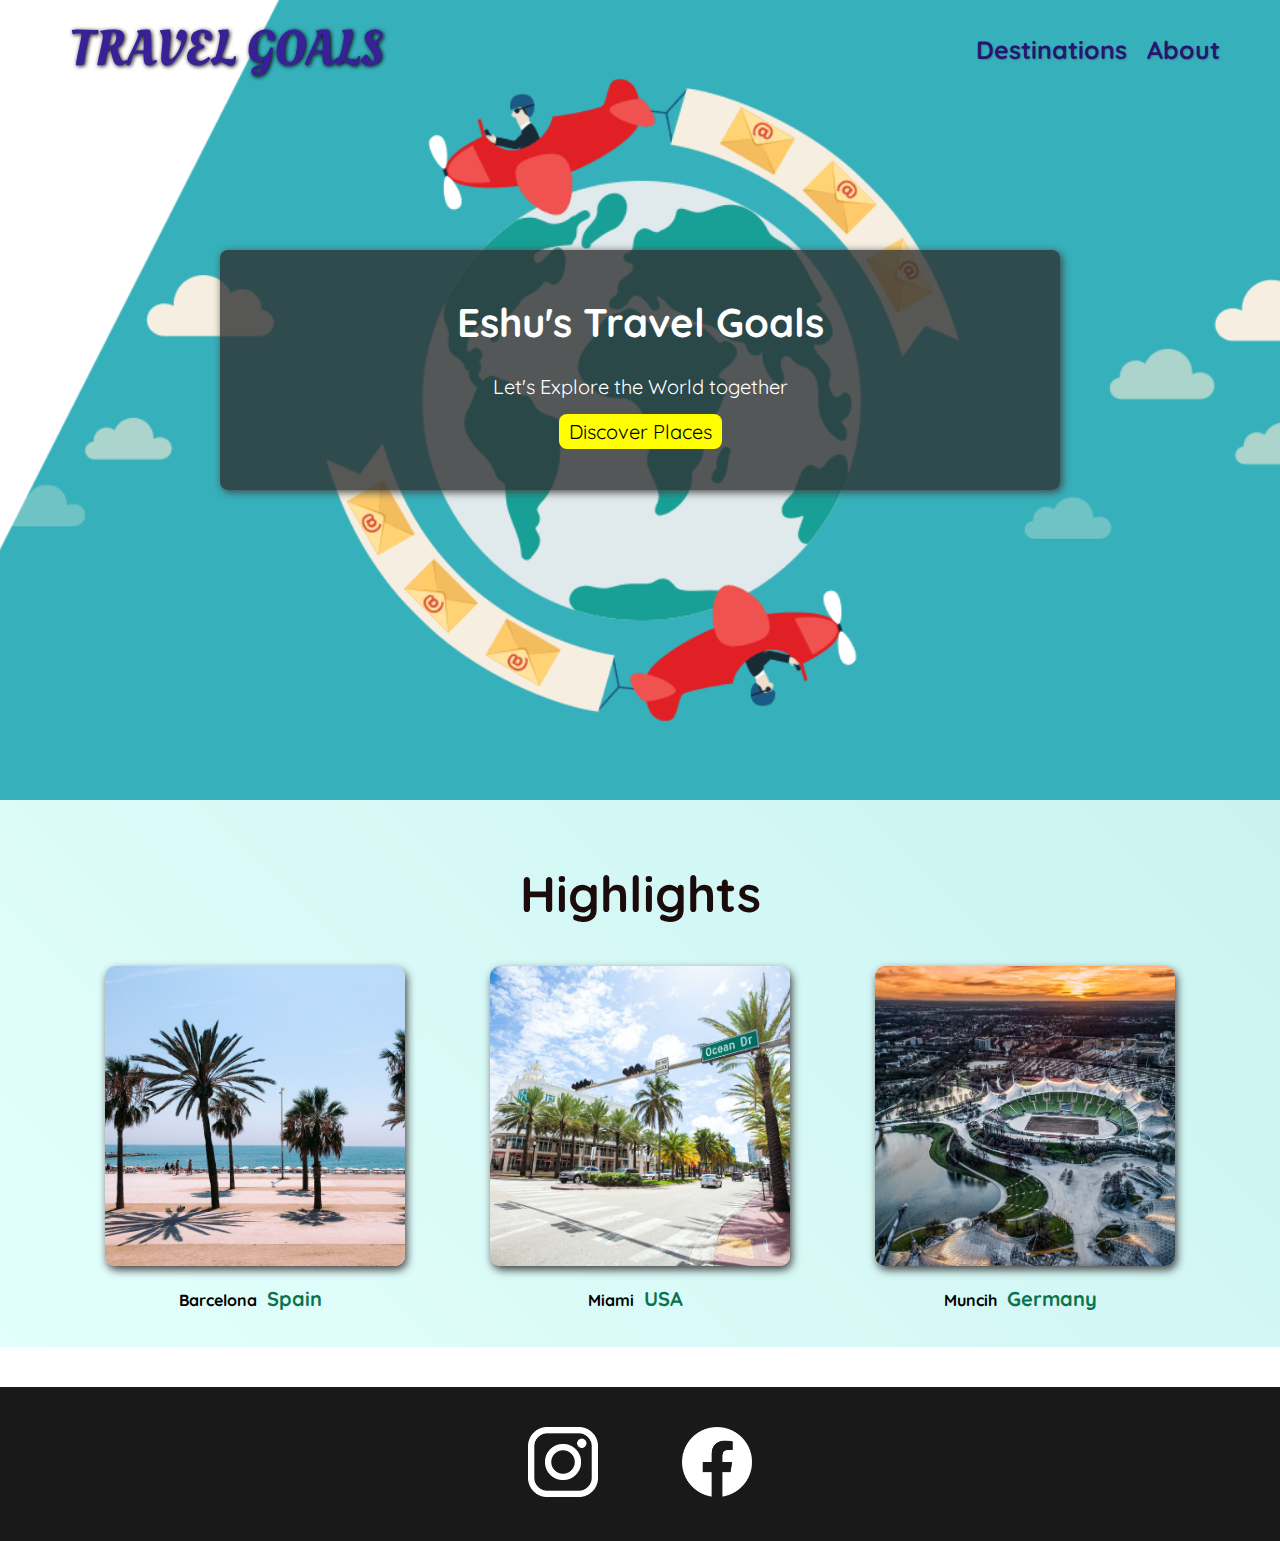
<file: index.html>
<!DOCTYPE html>
<html lang="en">
  <head>
    <link
      href="https://fonts.googleapis.com/css2?family=Raleway:wght@700&family=Oleo+Script:wght@700&family=Quicksand:wght@300;500;700&display=swap"
      rel="stylesheet"
    />
    <link rel="stylesheet" href="/styles/shared.css" />
    <link rel="stylesheet" href="styles/style.css" />
    <meta charset="UTF-8" />
    <meta http-equiv="X-UA-Compatible" content="IE=edge" />
    <meta name="viewport" content="width=device-width, initial-scale=1.0" />
    <title>Travel Goals</title>
  </head>
  <body>
    <!-- navigation bar -->
    <header id="container">
      <div id="page-logo">
        <a href="/index.html">Travel Goals</a>
      </div>
      <nav>
        <ul>
          <li><a href="/places.html">Destinations</a></li>
          <li><a href="/about.html">About</a></li>
        </ul>
      </nav>
    </header>
    <!-- content -->
    <main>
      <section id="hero">
        <div id="hero-content">
          <h1>Eshu's Travel Goals</h1>
          <p>Let's Explore the World together</p>
          <a href="/places.html">Discover Places</a>
        </div>
      </section>
      <section id="highlights">
        <h2>Highlights</h2>
        <ul class="destinations">
          <li class="destination">
            <img
              src="/images/barcelona.jpg"
              alt="barcelona image"
              width="300px"
              height="300px"
            />
            <p>Barcelona<strong>Spain</strong></p>
          </li>
          <li class="destination">
            <img
              src="/images/miami.jpg"
              alt="Miami image"
              width="300px"
              height="300px"
            />
            <p>Miami<strong>USA</strong></p>
          </li>
          <li class="destination">
            <img
              src="/images/places/munich.jpg"
              alt="Munich image"
              width="300px"
              height="300px"
            />
            <p>Muncih<strong>Germany</strong></p>
          </li>
        </ul>
      </section>
    </main>

    <footer>
      <a
        href="https://www.instagram.com/accounts/login/?next=https%3A%2F%2Fwww.instagram.com%2F%3F__coig_login%3D1"
        ><img src="/images/insta.png" alt="instagram website link" id="insta"
      /></a>
      <a href="https://www.facebook.com/"
        ><img src="/images/facebook.png" alt="facebook image" id="fb"
      /></a>
    </footer>
  </body>
</html>
</file>
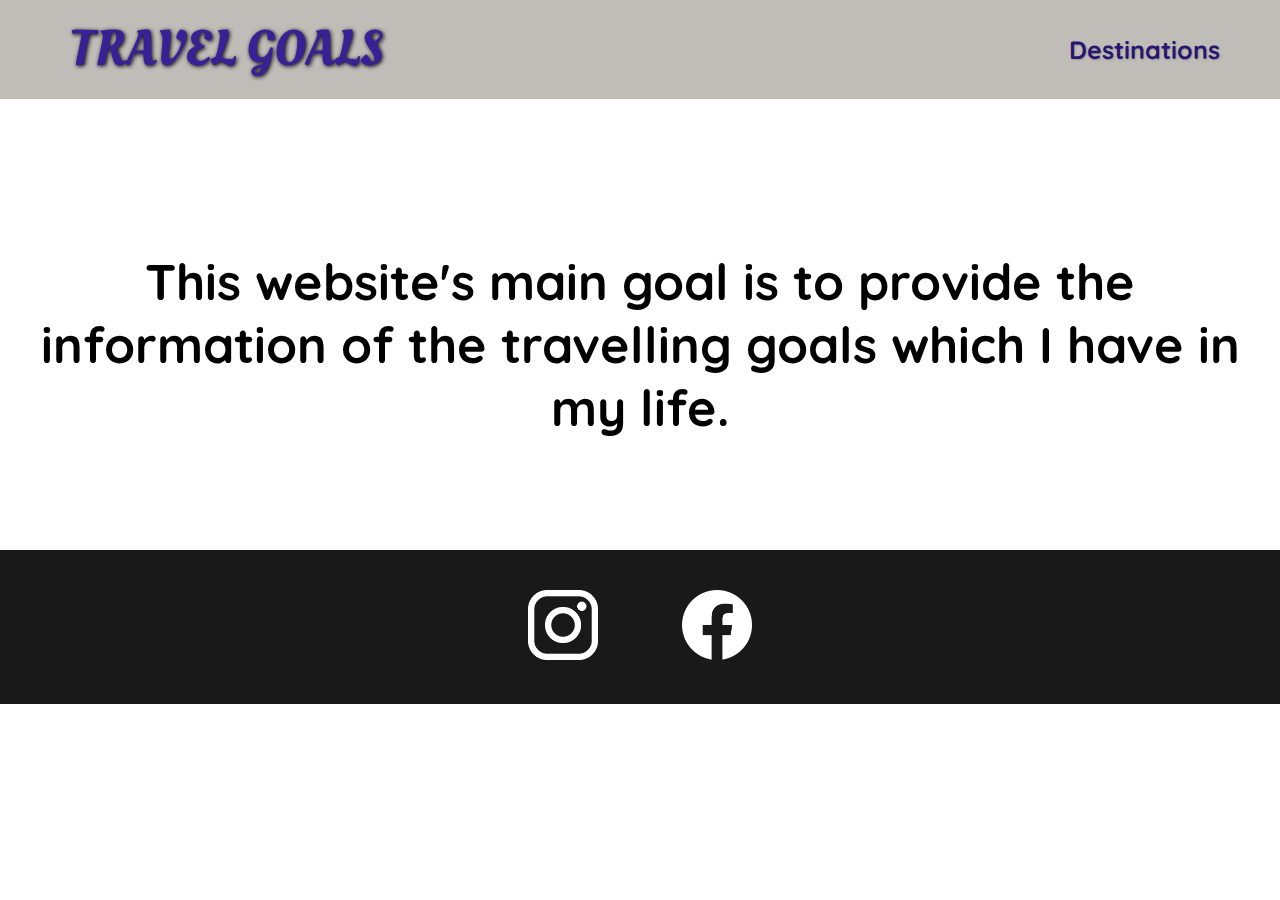
<file: about.html>
<!DOCTYPE html>
<html lang="en">
  <head>
    <link
      href="https://fonts.googleapis.com/css2?family=Raleway:wght@700&family=Oleo+Script:wght@700&family=Quicksand:wght@300;500;700&display=swap"
      rel="stylesheet"
    />
    <link rel="stylesheet" href="/styles/shared.css" />
    <link rel="stylesheet" href="/styles/style.css" />
    <link rel="stylesheet" href="/styles/about.css">
    <meta charset="UTF-8" />
    <meta http-equiv="X-UA-Compatible" content="IE=edge" />
    <meta name="viewport" content="width=device-width, initial-scale=1.0" />
    <title>About</title>
  </head>
  <body>
    <!-- navigation bar -->
    <header id="container">
      <div id="page-logo">
        <a href="/index.html">Travel Goals</a>
      </div>
      <nav>
        <ul>
          <li><a href="/places.html">Destinations</a></li>
        </ul>
      </nav>
    </header>
    <main>
        This website's main goal is to provide the information of the travelling goals which I have in my life.
    </main>
    <footer>
      <a
        href="https://www.instagram.com/accounts/login/?next=https%3A%2F%2Fwww.instagram.com%2F%3F__coig_login%3D1"
        ><img src="/images/insta.png" alt="instagram website link" id="insta"
      /></a>
      <a href="https://www.facebook.com/"
        ><img src="/images/facebook.png" alt="facebook image" id="fb"
      /></a>
    </footer>
  </body>
</html>
</file>
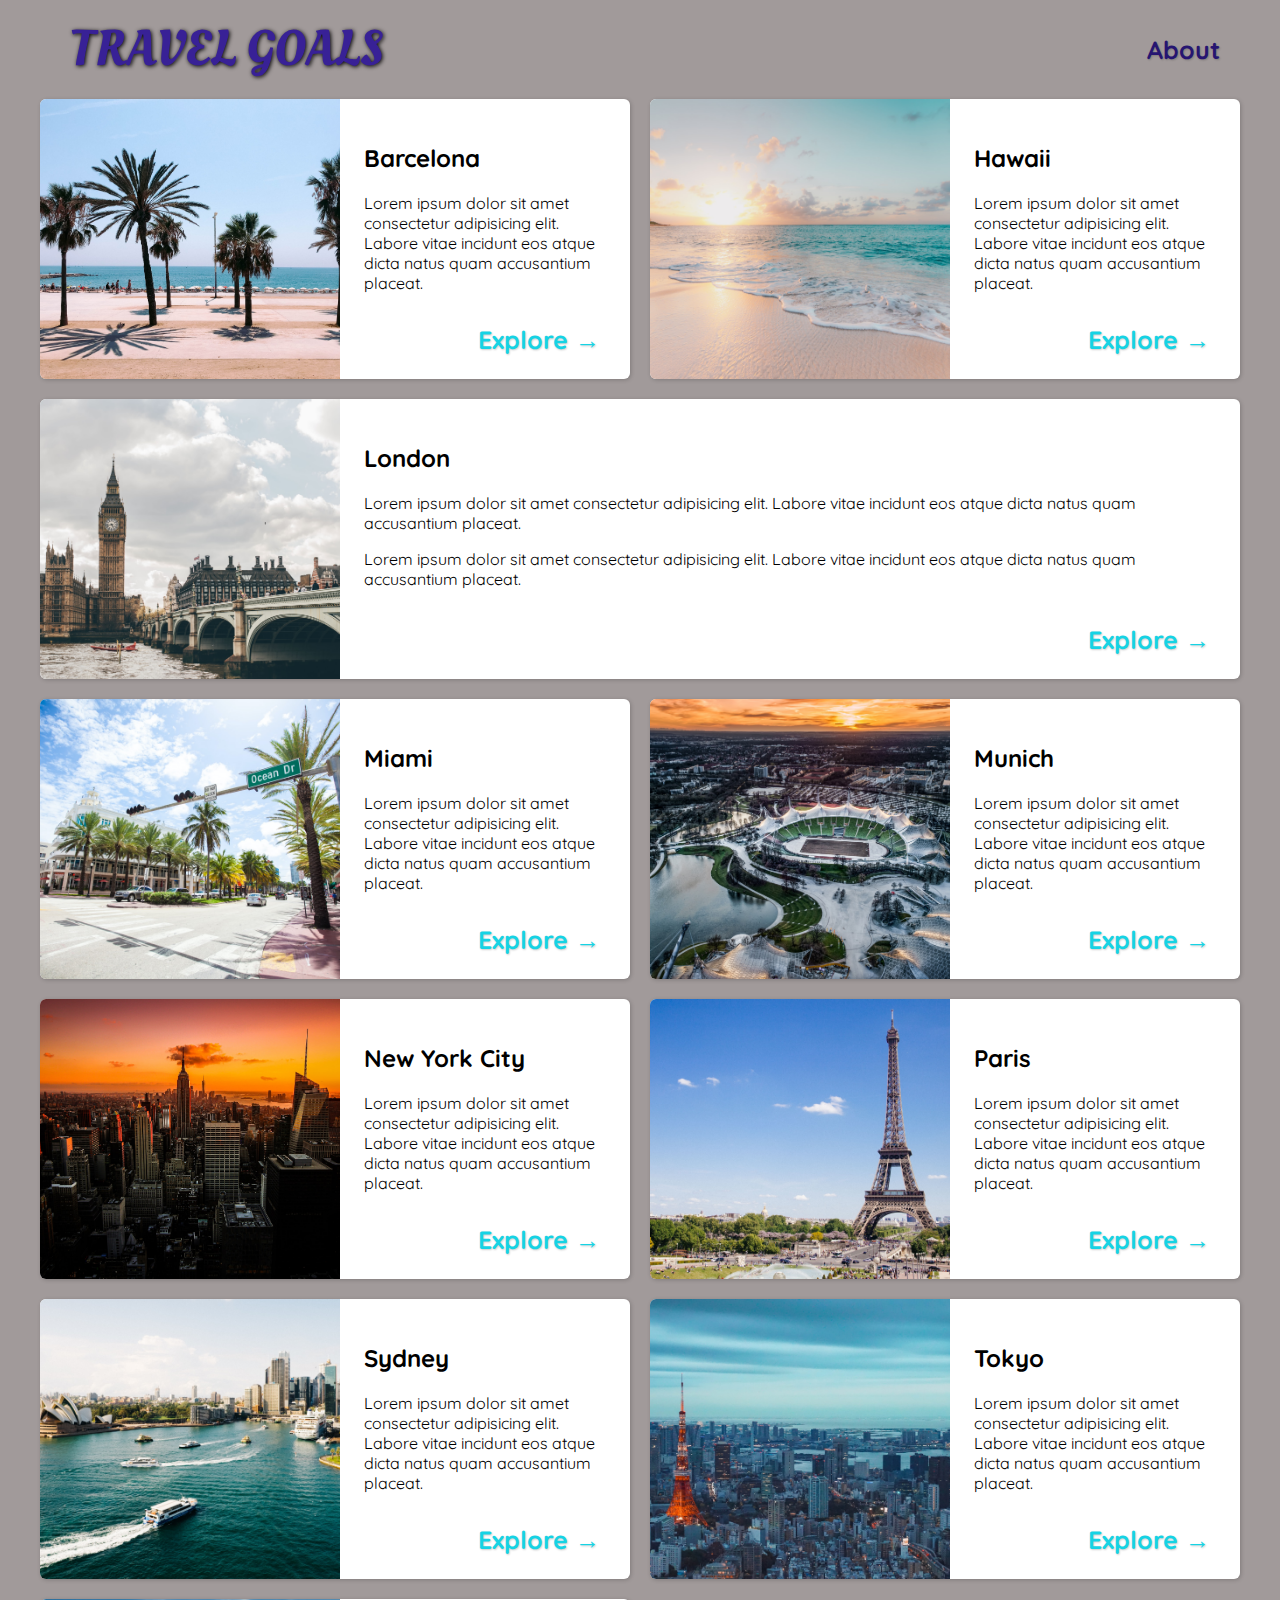
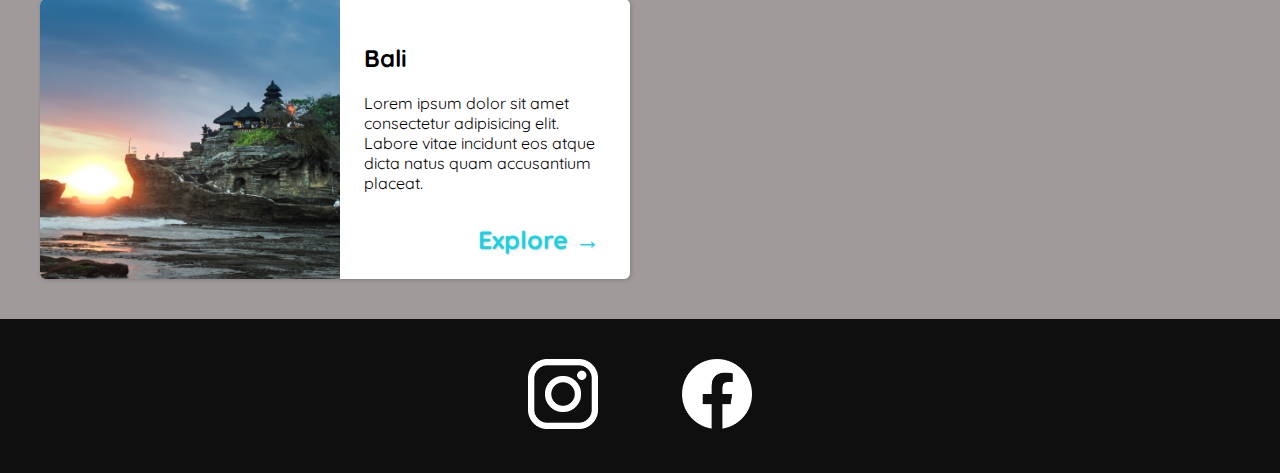
<file: places.html>
<!DOCTYPE html>
<html lang="en">
  <head>
    <link
      href="https://fonts.googleapis.com/css2?family=Raleway:wght@700&family=Oleo+Script:wght@700&family=Quicksand:wght@300;500;700&display=swap"
      rel="stylesheet"
    />
    <link rel="stylesheet" href="/styles/shared.css" />
    <link rel="stylesheet" href="styles/style.css" />
    <link rel="stylesheet" href="/styles/places.css" />
    <meta charset="UTF-8" />
    <meta http-equiv="X-UA-Compatible" content="IE=edge" />
    <meta name="viewport" content="width=device-width, initial-scale=1.0" />
    <title>Destinations</title>
  </head>
  <body>
    <!-- navigation bar -->
    <header id="container">
      <div id="page-logo">
        <a href="/index.html">Travel Goals</a>
      </div>
      <nav>
        <ul>
          <li><a href="/about.html">About</a></li>
        </ul>
      </nav>
    </header>
    <main>
        <ul>
            <li>
              <img src="/images/barcelona.jpg" alt="City of Barcelona" />
              <div class="item-content">
                <div>
                  <h2>Barcelona</h2>
                  <p>
                    Lorem ipsum dolor sit amet consectetur adipisicing elit. Labore
                    vitae incidunt eos atque dicta natus quam accusantium placeat.
                  </p>
                </div>
                <div class="actions">
                  <a href="https://en.wikipedia.org/wiki/Barcelona">Explore &#x2192</a>
                </div>
              </div>
            </li>
            <li>
              <img src="/images/places/hawaii.jpg" alt="Hawaii beach" />
              <div class="item-content">
                <div>
                  <h2>Hawaii</h2>
                  <p>
                    Lorem ipsum dolor sit amet consectetur adipisicing elit. Labore
                    vitae incidunt eos atque dicta natus quam accusantium placeat.
                  </p>
                </div>
                <div class="actions">
                  <a href="hhttps://en.wikipedia.org/wiki/Hawaii">Explore &#x2192</a>
                </div>
              </div>
            </li>
            <li>
              <img src="/images/places/london.jpg" alt="London city" />
              <div class="item-content">
                <div>
                  <h2>London</h2>
                  <p>
                    Lorem ipsum dolor sit amet consectetur adipisicing elit. Labore
                    vitae incidunt eos atque dicta natus quam accusantium placeat.
                  </p>
                  <p>
                    Lorem ipsum dolor sit amet consectetur adipisicing elit. Labore
                    vitae incidunt eos atque dicta natus quam accusantium placeat.
                  </p>
                </div>
                <div class="actions">
                  <a href="/https://en.wikipedia.org/wiki/London">Explore &#x2192</a>
                </div>
              </div>
            </li>
            <li>
              <img src="/images/places/miami.jpg" alt="Miami streets" />
              <div class="item-content">
                <div>
                  <h2>Miami</h2>
                  <p>
                    Lorem ipsum dolor sit amet consectetur adipisicing elit. Labore
                    vitae incidunt eos atque dicta natus quam accusantium placeat.
                  </p>
                </div>
                <div class="actions">
                  <a href="/https://en.wikipedia.org/wiki/Miami">Explore &#x2192</a>
                </div>
              </div>
            </li>
            <li>
              <img src="/images/munich.jpg" alt="Munich football stadium" />
              <div class="item-content">
                <div>
                  <h2>Munich</h2>
                  <p>
                    Lorem ipsum dolor sit amet consectetur adipisicing elit. Labore
                    vitae incidunt eos atque dicta natus quam accusantium placeat.
                  </p>
                </div>
                <div class="actions">
                  <a href="https://en.wikipedia.org/wiki/Munich">Explore &#x2192</a>
                </div>
              </div>
            </li>
            <li>
              <img src="/images/places/new-york-city.jpg" alt="New York City skyline" />
              <div class="item-content">
                <div>
                  <h2>New York City</h2>
                  <p>
                    Lorem ipsum dolor sit amet consectetur adipisicing elit. Labore
                    vitae incidunt eos atque dicta natus quam accusantium placeat.
                  </p>
                </div>
                <div class="actions">
                  <a href="https://en.wikipedia.org/wiki/New_York_City"
                    >Explore &#x2192</a
                  >
                </div>
              </div>
            </li>
            <li>
              <img src="/images/places/paris.jpg" alt="Paris city" />
              <div class="item-content">
                <div>
                  <h2>Paris</h2>
                  <p>
                    Lorem ipsum dolor sit amet consectetur adipisicing elit. Labore
                    vitae incidunt eos atque dicta natus quam accusantium placeat.
                  </p>
                </div>
                <div class="actions">
                  <a href="https://en.wikipedia.org/wiki/Paris">Explore &#x2192</a>
                </div>
              </div>
            </li>
            <li>
              <img src="/images/places/sydney.jpg" alt="Sydney beach" />
              <div class="item-content">
                <div>
                  <h2>Sydney</h2>
                  <p>
                    Lorem ipsum dolor sit amet consectetur adipisicing elit. Labore
                    vitae incidunt eos atque dicta natus quam accusantium placeat.
                  </p>
                </div>
                <div class="actions">
                  <a href="https://en.wikipedia.org/wiki/Sydney">Explore &#x2192</a>
                </div>
              </div>
            </li>
            <li>
              <img src="/images/places/tokyo.jpg" alt="Tokyo skyline" />
              <div class="item-content">
                <div>
                  <h2>Tokyo</h2>
                  <p>
                    Lorem ipsum dolor sit amet consectetur adipisicing elit. Labore
                    vitae incidunt eos atque dicta natus quam accusantium placeat.
                  </p>
                </div>
                <div class="actions">
                  <a href="https://en.wikipedia.org/wiki/Tokyo">Explore &#x2192</a>
                </div>
              </div>
            </li>
            <li>
              <img src="/images/places/bali.jpg" alt="Bali beach" />
              <div class="item-content">
                <div>
                  <h2>Bali</h2>
                  <p>
                    Lorem ipsum dolor sit amet consectetur adipisicing elit. Labore
                    vitae incidunt eos atque dicta natus quam accusantium placeat.
                  </p>
                </div>
                <div class="actions">
                  <a href="https://en.wikipedia.org/wiki/Bali">Explore &#x2192</a>
                </div>
              </div>
            </li>
          </ul>
    </main>
    <footer>
      <a
        href="https://www.instagram.com/accounts/login/?next=https%3A%2F%2Fwww.instagram.com%2F%3F__coig_login%3D1"
        ><img src="/images/insta.png" alt="instagram website link" id="insta"
      /></a>
      <a href="https://www.facebook.com/"
        ><img src="/images/facebook.png" alt="facebook image" id="fb"
      /></a>
    </footer>
  </body>
</html>
</file>
<file: styles/shared.css>
body {
    font-family: "Quicksand", sans-serif;
    margin: 0;
}
ul {
    list-style: none;
    margin: 0;
    padding : 0;
}
header {
    display: flex;
    flex-wrap: wrap;
    justify-content: space-between;
    align-items: center;
    padding: 15px 60px;
    position: absolute;
    top: 0;
    width: 100%;
    box-sizing: border-box;
}
ul a {
    text-decoration: none;
    color: rgb(38, 21, 113);
    font-weight: bolder;
    text-shadow: 1px 1px 2px rgba(0, 0, 0, .2);
    font-size: 25px;
    /* text-shadow: 1px 1px 2px black; */
}
ul a:hover {
    text-decoration: none;
    background-color: rgb(239, 235, 8);
    color: black;
    padding: 5px 10px;
    border-radius: 8px;
    font-size: 30px;
}
#page-logo a {
    font-family: "Oleo Script", sans-serif;
    padding: 10px;
    font-size: 50px;
    color: rgb(56, 33, 150);
    text-decoration: none;
    text-transform: uppercase;
    text-shadow: 1px 1px 4px black;
}
header ul {
    display: flex;

}
header li {
    margin-left: 20px;
}
</file>
<file: styles/style.css>
#hero {
    height: 800px;
    background-image: url(/images/MinorRawKentrosaurus-small.gif);
    background-repeat: no-repeat;
    background-position: center;
    background-size: cover;
}

#hero-content {
    background-color: rgba(47, 50, 51, 0.8);
    height: 200px;
    width: 800px;
    box-shadow: 2px 2px 8px rgb(67, 68, 68);
    border-radius: 8px;
    text-align: center;
    margin: 0 auto;
    color: white;
    padding: 20px;
    font-size: 20px;
    position: relative;
    top: 250px;
}
#hero-content h1 {
    font-size: 40px;
}
#hero-content a {
    text-decoration: none;
    color: black;
    background-color: yellow;
    padding: 5px 10px;
    border-radius: 8px;

}
#hero-content a:hover {
    text-decoration: none;
    color: black;
    background-color: rgb(206, 123, 50);
    font-size: 25px;
}
#highlights {
    align-items: center;
    margin-bottom: 40px;
    background: linear-gradient(45deg, rgb(227, 255, 253), rgb(202, 243, 240));
    padding: 20px;
}
#highlights h2 {
    text-align: center;
    /* padding: 10px; */
    font-size: 50px;
    color: rgb(28, 11, 11);
    /* margin: 24px; */

}
.destinations {
    display: flex;
    justify-content: space-evenly;
    /* flex-direction: row; */
    /* box-shadow: 2px 2px 4px rgba(0, 0, 1, 0.9); */
}
.destination img {
    box-shadow: 2px 4px 8px rgb(68, 67, 67);
    border-radius: 10px;
    object-fit: cover;
    transition: transform .5s ease;
    overflow: hidden;
    /* width: 100%;
    box-sizing: border-box; */
}
.destination img:hover {
    height: 200px;
    width: 200px;
    box-shadow: 2px 4px 8px rgb(68, 67, 67);
    border-radius: 10px;
    object-fit: cover;
    /* margin: 10px 24px; */
    width: 100%;
    box-sizing: border-box;
    
    transform: scale(1.5);
}
.destination p {
    text-align: center;
    font-weight: bolder;
}
.destination strong {
    padding: 10px;
    font-size: 20px;
    color: rgb(9, 115, 80);
}

footer {
    background-color: rgba(0, 0, 1, 0.9);
    text-align: center;
}
#fb, #insta {
    height: 70px;
    width: 70px;
    padding: 40px;

}
</file>
<file: styles/about.css>
main {
    height: 300px;
    position: static;
    margin-top: 250px;
    font-size: 50px;
    text-align: center;
    font-weight: bolder;
    /* background: linear-gradient(45deg, black, grey); */
}
header {
    background-color: rgb(192, 189, 184);
}
</file>
<file: styles/places.css>
body {
    /* background: linear-gradient(30deg, rgb(77,77,77), rgb(58.58,58)); */
    background-color: rgb(161, 154, 154);
}
main ul {
    width: 1200px;
    margin: 0 auto;
    /* display: flex;
    /* flex-direction: column;
    flex-wrap: wrap;
    justify-content: space-around; */
    display: grid;
    grid-template-columns: 1fr 1fr;
    gap: 20px 20px;
    margin-bottom: 40px;

}

header {
    /* override the absolute position in shared css file */
    position: static;
}
main li {
    /* width: 500px; */
    display: flex;
    /* margin: 24px 0; */
    /* flex-direction: row; */
    background-color: white;
    box-shadow: 1px 1px 4px rgba(0,0,0,0.2);
    border-radius: 6px;
    overflow: hidden;
}
main li img {
    height: 280px;
    width: 300px;
    object-fit: cover;
}

.item-content {
    padding: 24px;
    display: flex;
    flex-direction: column;
    justify-content:space-between;
}
.actions {
    text-align: right;
}
.actions a {
    text-decoration: none;
    padding: 6px;
    color: rgb(22,211,228);
}
.actions a:hover {
    text-decoration: none;
    padding: 6px;
    color: black;
    background-color: rgb(200, 242, 246);;
}
li:nth-of-type(3) {
    width: 1200px;
    grid-column: 1 / 3;
}
</file>
